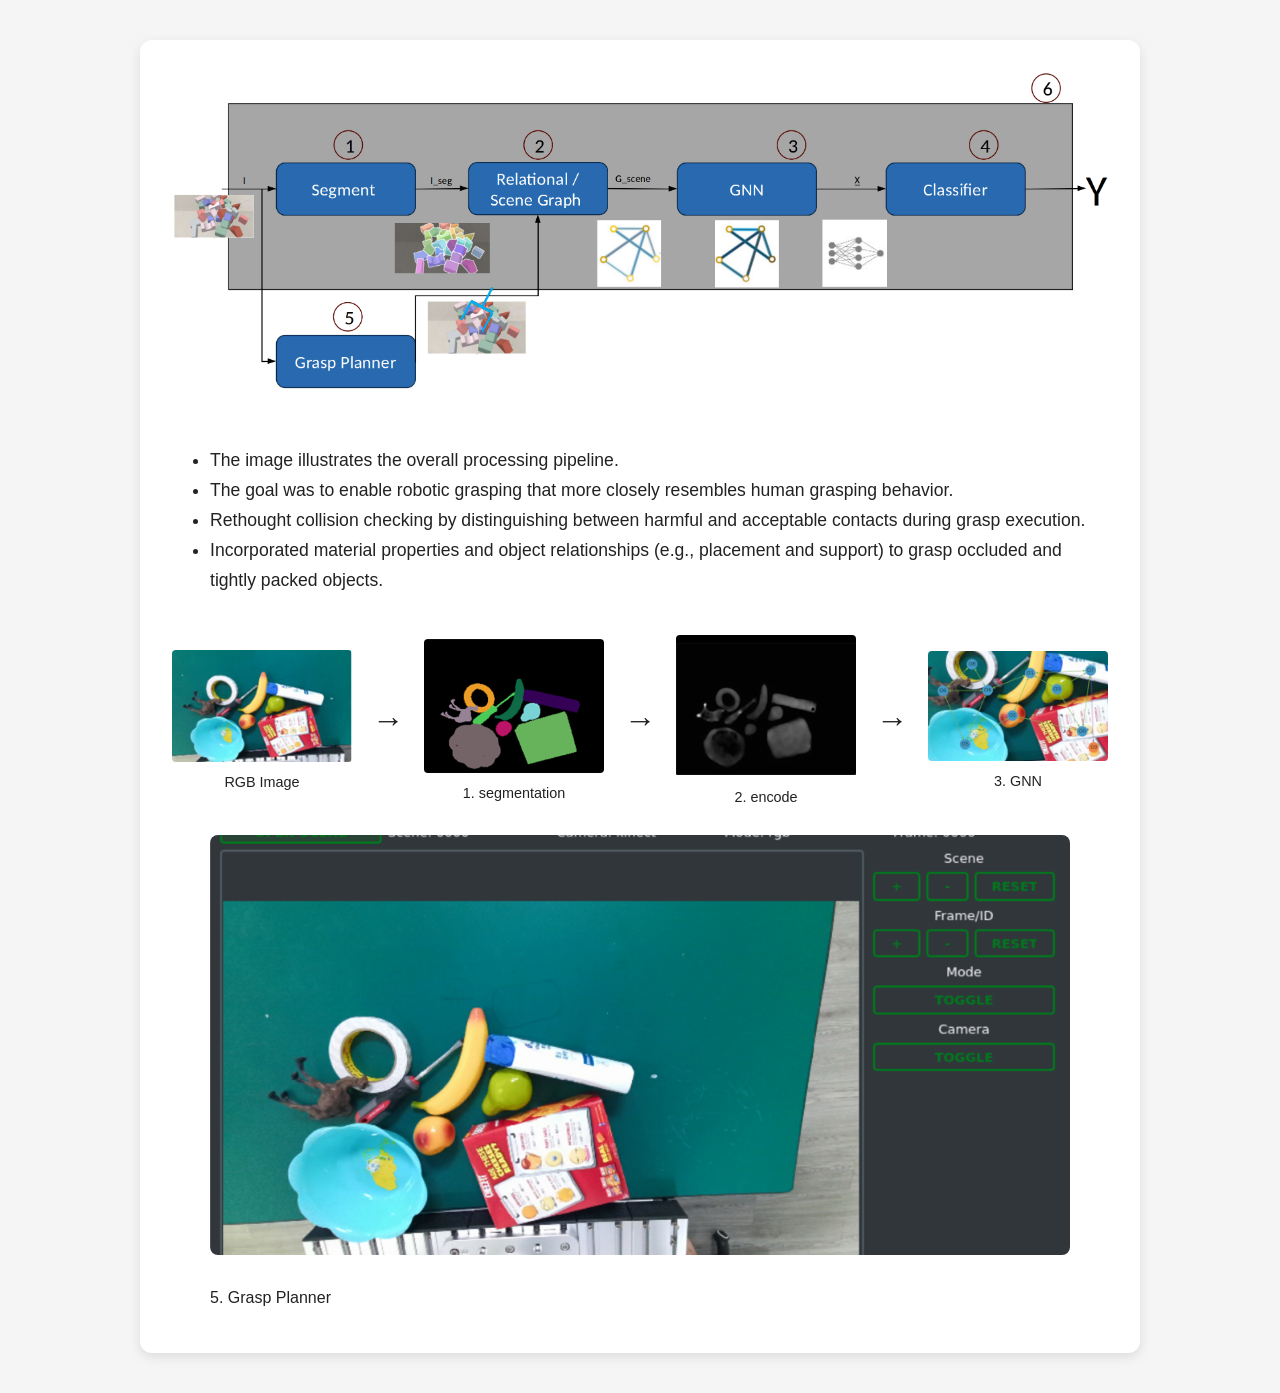
<file: assets/projects/grasping/graspDetails.html>
<!DOCTYPE html>
<html lang="en">
<head>
<meta charset="UTF-8">
<meta name="viewport" content="width=device-width, initial-scale=1.0">
<title>Grasping Details</title>

<style>
    * {
        box-sizing: border-box;
    }

    body {
        margin: 0;
        padding: 40px 20px;
        font-family: Arial, Helvetica, sans-serif;
        background: #f5f5f5;
        color: #222;
    }

    .container {
        max-width: 1000px;
        margin: 0 auto;
        background: white;
        padding: 30px;
        border-radius: 12px;
        box-shadow: 0 4px 12px rgba(0,0,0,0.1);
    }

    .hero-image {
        width: 100%;
        max-height: 420px;
        object-fit: cover;
        border-radius: 8px;
        margin-bottom: 30px;
    }

    ul {
        font-size: 1.1rem;
        line-height: 1.7;
        margin-bottom: 40px;
    }

    /* Pipeline */
    .pipeline {
        display: flex;
        align-items: center;
        justify-content: center;
        gap: 20px;
        margin: 30px 0;
        flex-wrap: wrap;
    }

    .pipeline figure {
        margin: 0;
        text-align: center;
    }

    .pipeline img {
        width: 180px;
        height: auto;
        border-radius: 4px;
    }

    .pipeline figcaption {
        margin-top: 8px;
        font-size: 0.9rem;
    }

    .arrow {
        font-size: 2rem;
        font-weight: bold;
    }

    /* Gallery */
    .category {
        text-align: center;
        font-size: 1.4rem;
        font-weight: bold;
        margin-bottom: 20px;
    }

    .gallery {
        display: flex;
        gap: 25px;
        justify-content: center;
        flex-wrap: wrap;
    }

    .card {
        flex: 1;
        min-width: 260px;
        max-width: 380px;
        text-align: center;
    }

    .card img {
        width: 100%;
        height: 220px;
        object-fit: cover;
        border-radius: 8px;
        border: 1px solid #ddd;
    }

    .label {
        margin-top: 12px;
        font-weight: bold;
        font-size: 1rem;
    }

    @media (max-width: 700px) {
        .arrow {
            transform: rotate(90deg);
        }

        .pipeline {
            flex-direction: column;
        }
    }
</style>

</head>

<body>

<div class="container">

    <!-- Top image -->
    <img src="graspPipeline.png" alt="Robot Cell" class="hero-image">

    <!-- Description -->
    <ul>
        <li>The image illustrates the overall processing pipeline.</li>
        <li>The goal was to enable robotic grasping that more closely resembles human grasping behavior.</li>
        <li>Rethought collision checking by distinguishing between harmful and acceptable contacts during grasp execution.</li>
        <li>Incorporated material properties and object relationships (e.g., placement and support) to grasp occluded and tightly packed objects.</li>
    </ul>

    <!-- Pipeline -->
    <div class="pipeline">

        <figure>
            <img src="rgbImage.png" alt="RGB Image">
            <figcaption>RGB Image</figcaption>
        </figure>

        <span class="arrow">→</span>

        <figure>
            <img src="segment.png" alt="Segmentation">
            <figcaption>1. segmentation</figcaption>
        </figure>

        <span class="arrow">→</span>

        <figure>
            <img src="encode.png" alt="Encoder">
            <figcaption>2. encode</figcaption>
        </figure>

        <span class="arrow">→</span>

        <figure>
            <img src="gnn.png" alt="Graph Neural Network">
            <figcaption>3. GNN</figcaption>
        </figure>

    </div>

    <figure>
        <img src="GUI.png" alt="Grasp Planner" class="hero-image">
        <figcaption>5. Grasp Planner</figcaption>
    </figure>

</div>

</body>
</html>
</file>
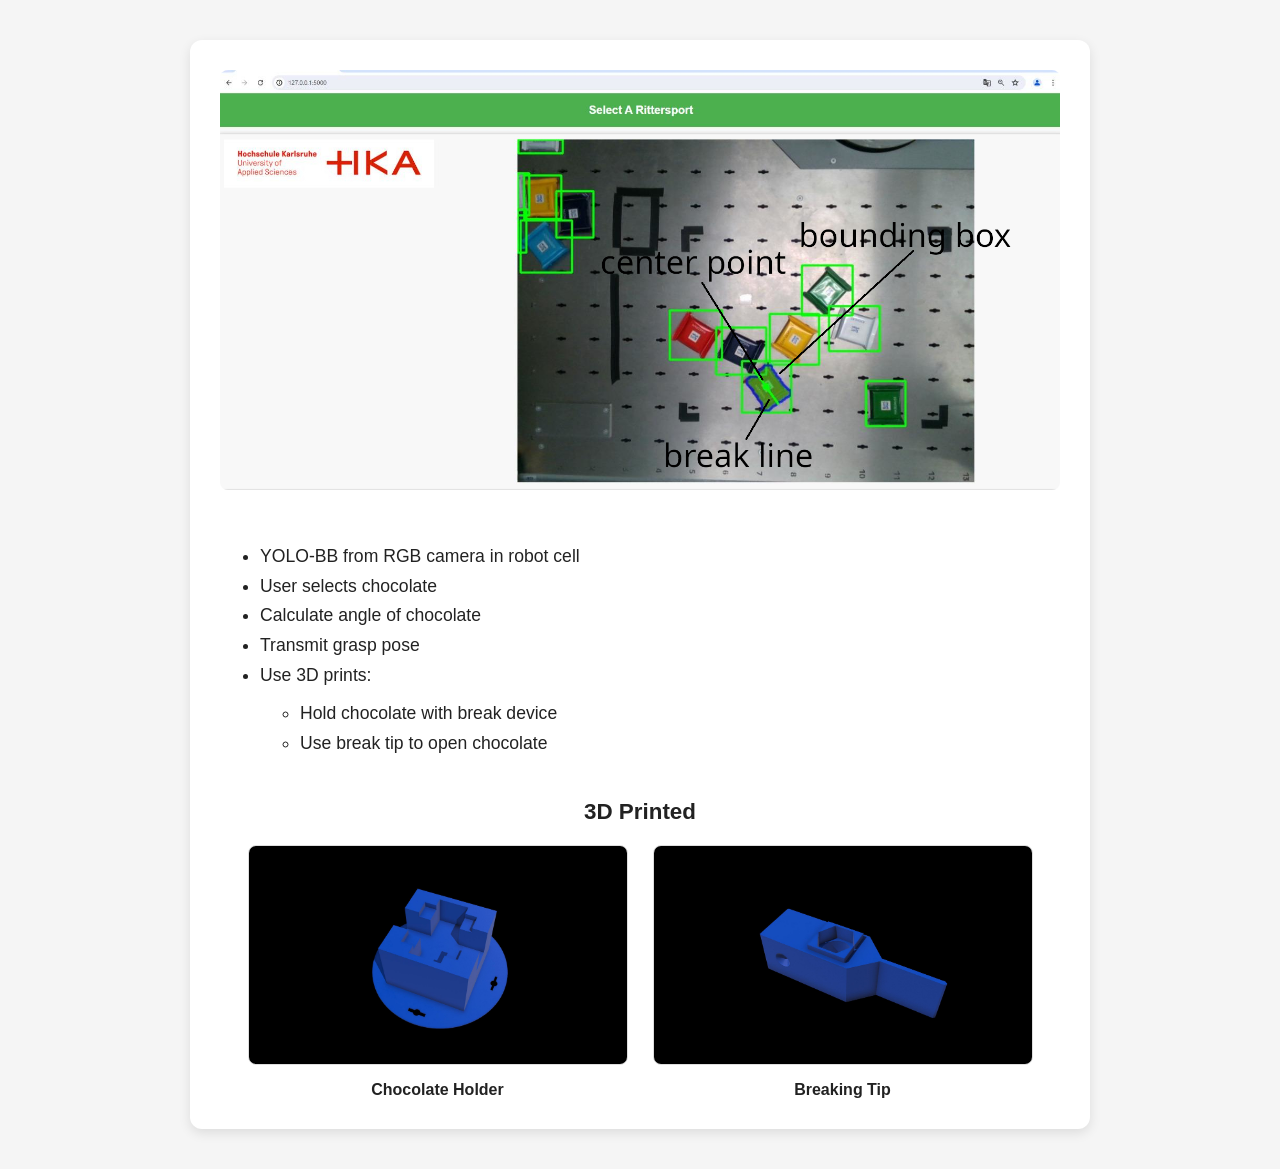
<file: assets/projects/rittersport/rittersportDetails.html>
<!DOCTYPE html>
<html lang="en">
<head>
<meta charset="UTF-8">
<meta name="viewport" content="width=device-width, initial-scale=1.0">
<title>Chocolate Robot Details</title>

<style>
    * {
        box-sizing: border-box;
    }

    body {
        margin: 0;
        padding: 40px 20px;
        font-family: Arial, Helvetica, sans-serif;
        background: #f5f5f5;
        color: #222;
    }

    .container {
        max-width: 900px;
        margin: 0 auto;
        background: white;
        padding: 30px;
        border-radius: 12px;
        box-shadow: 0 4px 12px rgba(0,0,0,0.1);
    }

    .hero-image {
        width: 100%;
        max-height: 420px;
        object-fit: cover;
        border-radius: 8px;
        margin-bottom: 30px;
    }

    ul {
        font-size: 1.1rem;
        line-height: 1.7;
        margin-bottom: 40px;
    }

    ul ul {
        margin-top: 8px;
    }

    .category {
        text-align: center;
        font-size: 1.4rem;
        font-weight: bold;
        margin-bottom: 20px;
    }

    .gallery {
        display: flex;
        gap: 25px;
        justify-content: center;
        flex-wrap: wrap;
    }

    .card {
        flex: 1;
        min-width: 260px;
        max-width: 380px;
        text-align: center;
    }

    .card img {
        width: 100%;
        height: 220px;
        object-fit: cover;
        border-radius: 8px;
        border: 1px solid #ddd;
    }

    .label {
        margin-top: 12px;
        font-weight: bold;
        font-size: 1rem;
    }
</style>
</head>

<body>

<div class="container">

    <!-- Top image -->
    <img src="gui.jpeg" alt="Robot Cell" class="hero-image">

    <!-- Description -->
    <ul>
        <li>YOLO-BB from RGB camera in robot cell</li>
        <li>User selects chocolate</li>
        <li>Calculate angle of chocolate</li>
        <li>Transmit grasp pose</li>
        <li>Use 3D prints:
            <ul>
                <li>Hold chocolate with break device</li>
                <li>Use break tip to open chocolate</li>
            </ul>
        </li>
    </ul>

    <div class="category">3D Printed</div>

    <!-- Two images -->
    <div class="gallery">

        <div class="card">
            <img src="break_holder.jpeg" alt="Chocolate Holder">
            <div class="label">Chocolate Holder</div>
        </div>

        <div class="card">
            <img src="gripper.jpeg" alt="Breaking Tip">
            <div class="label">Breaking Tip</div>
        </div>

    </div>

</div>

</body>
</html>
</file>
